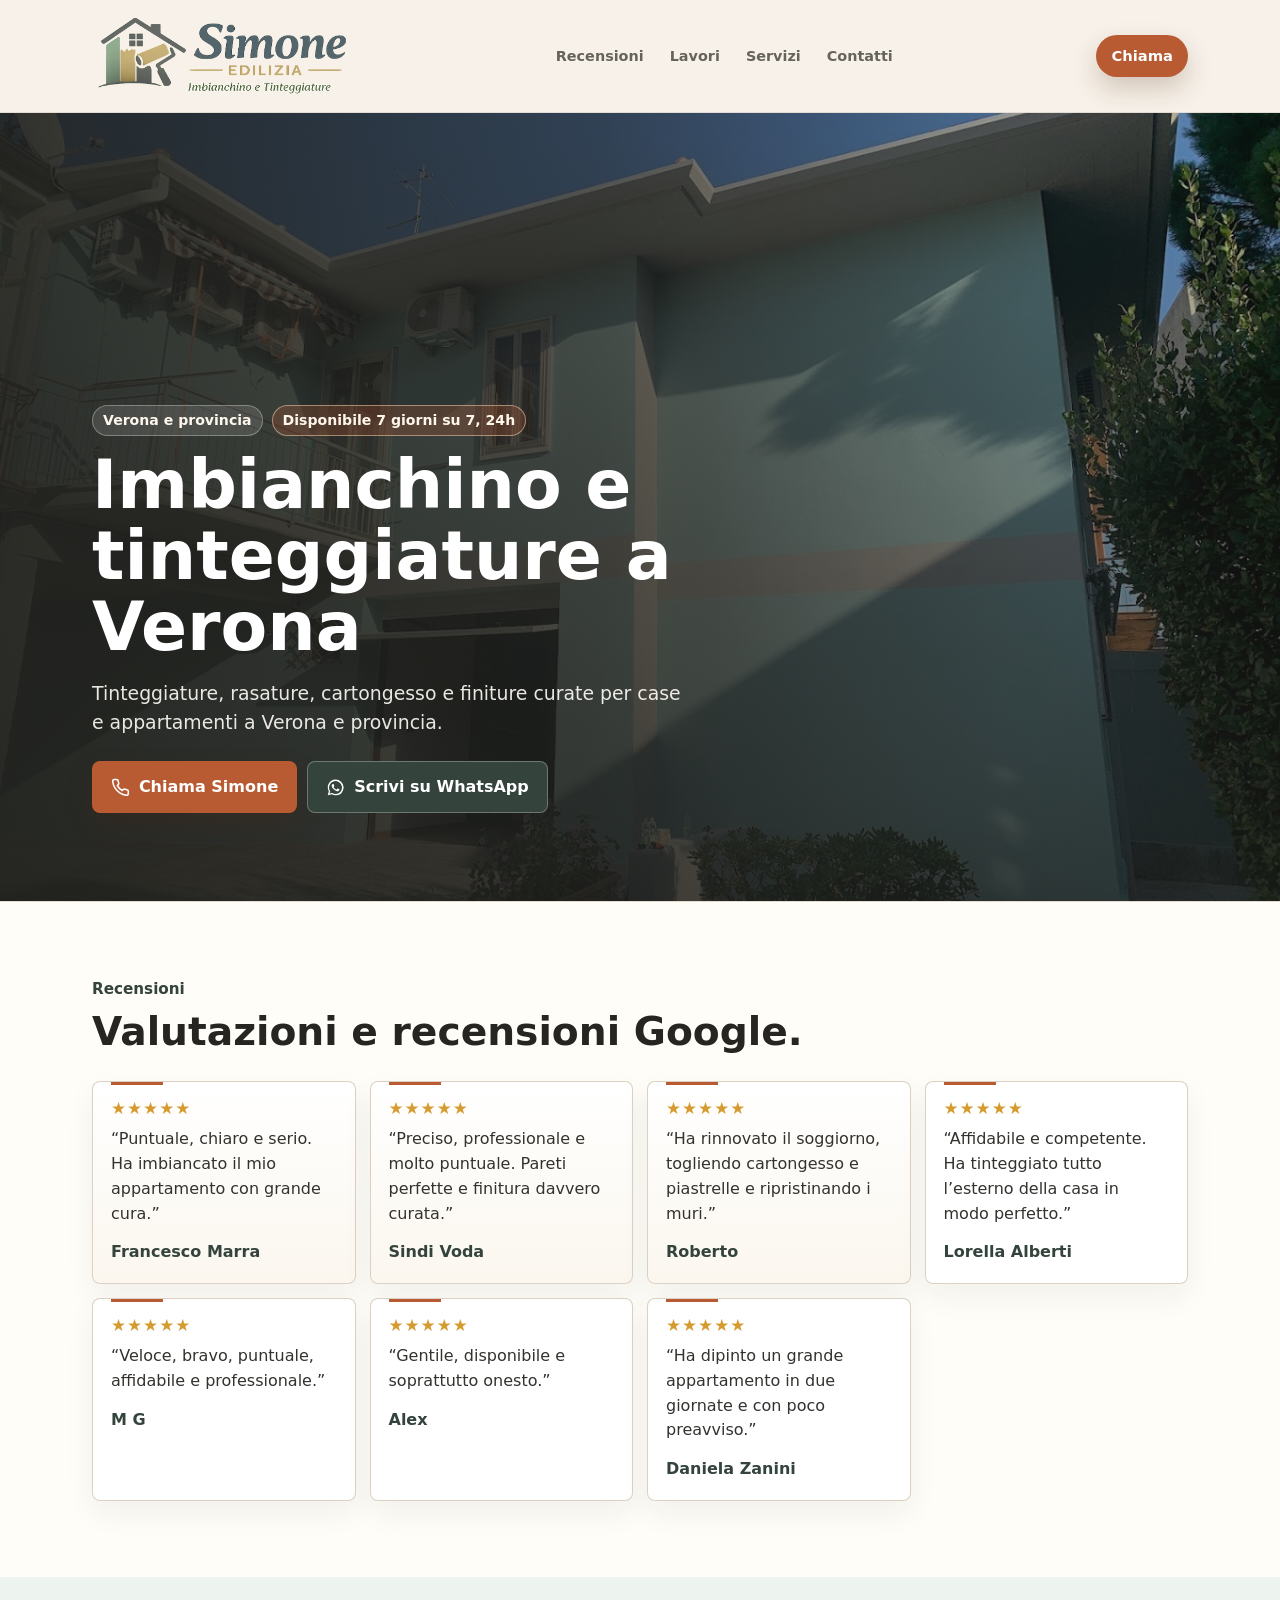
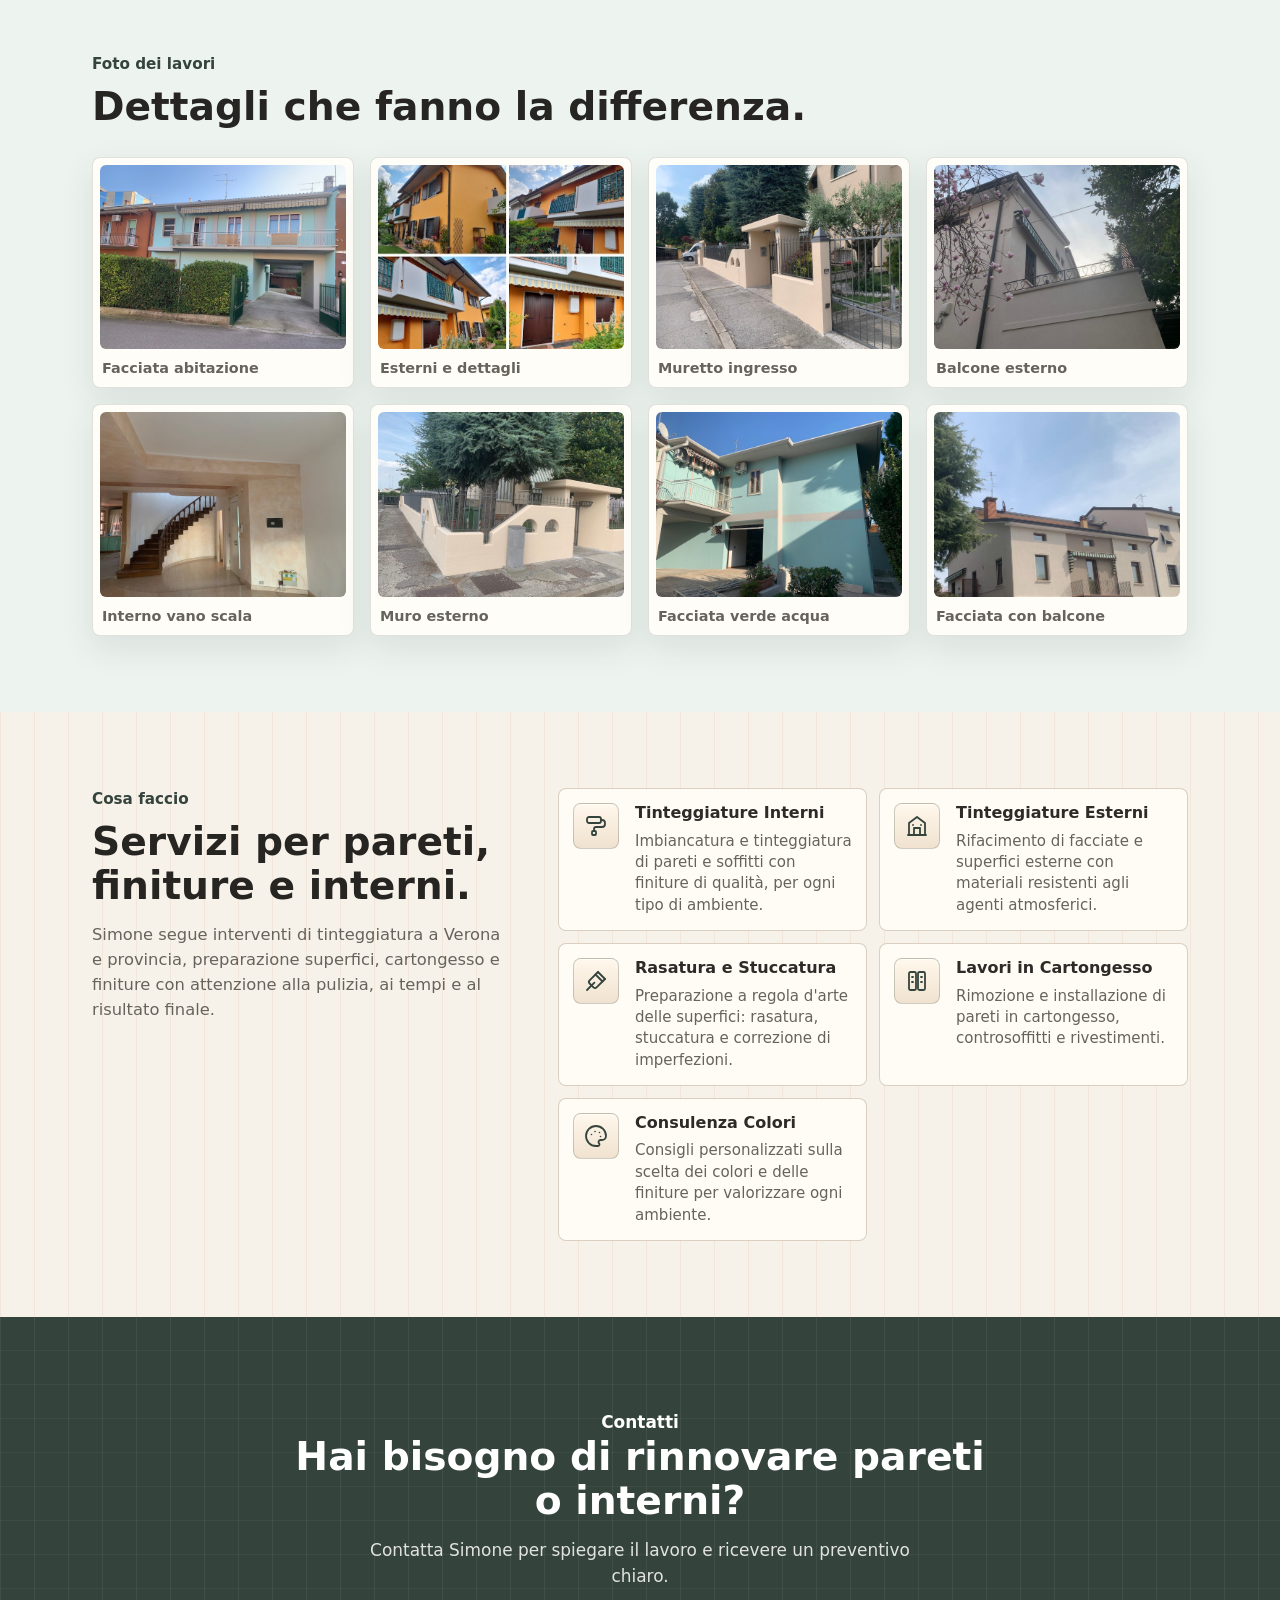
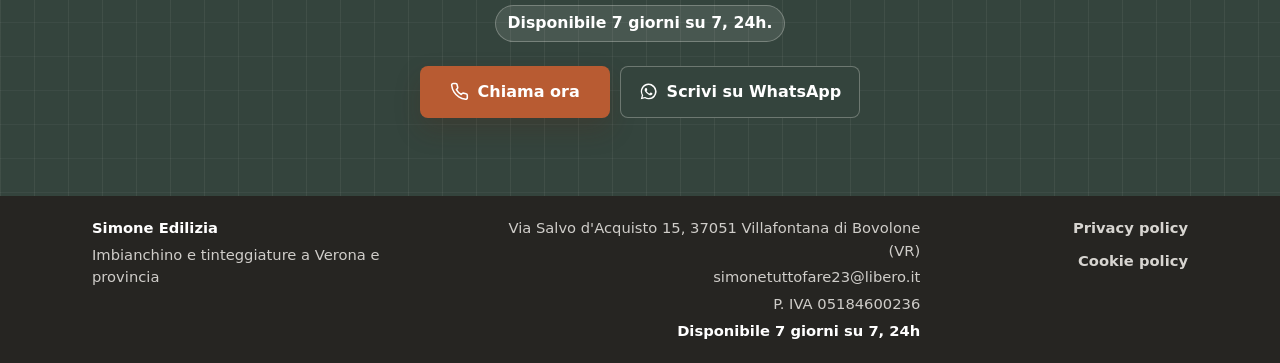
<file: index.html>
<!DOCTYPE html>
<html lang="it">
  <head>
    <meta charset="utf-8">
    <meta name="viewport" content="width=device-width, initial-scale=1">
    <title>Imbianchino a Verona e Provincia | Simone Edilizia</title>
    <meta
      name="description"
      content="Imbianchino a Villafontana di Bovolone, Verona e provincia. Tinteggiature interne ed esterne, rasatura, stuccatura e cartongesso."
    >
    <meta name="author" content="Simone Edilizia">
    <meta name="robots" content="index, follow, max-image-preview:large">
    <meta name="theme-color" content="#f6f1e8">
    <meta name="geo.region" content="IT-VR">
    <meta name="geo.placename" content="Villafontana di Bovolone, Verona">

    <meta property="og:title" content="Imbianchino a Verona e Provincia | Simone Edilizia">
    <meta
      property="og:description"
      content="Tinteggiature interne ed esterne, rasatura, stuccatura, cartongesso e consulenza colori a Verona e provincia."
    >
    <meta property="og:type" content="website">
    <meta property="og:locale" content="it_IT">
    <meta property="og:site_name" content="Simone Edilizia">
    <meta property="og:image" content="assets/img/lavoro-1.jpg">
    <meta property="og:image:width" content="1360">
    <meta property="og:image:height" content="1020">
    <meta property="og:image:alt" content="Facciata di abitazione tinteggiata da Simone Edilizia">

    <meta name="twitter:card" content="summary_large_image">
    <meta name="twitter:title" content="Imbianchino a Verona e Provincia | Simone Edilizia">
    <meta
      name="twitter:description"
      content="Tinteggiature interne ed esterne, rasatura, stuccatura e cartongesso a Verona e provincia."
    >
    <meta name="twitter:image" content="assets/img/lavoro-1.jpg">
    <meta name="twitter:image:alt" content="Facciata di abitazione tinteggiata da Simone Edilizia">

    <script type="application/ld+json">
      {
        "@context": "https://schema.org",
        "@type": "LocalBusiness",
        "@id": "#simone-edilizia",
        "name": "Simone Edilizia",
        "description": "Imbianchino a Villafontana di Bovolone, Verona e provincia per tinteggiature interne ed esterne, rasatura, stuccatura, cartongesso e consulenza colori.",
        "image": [
          "assets/img/lavoro-1.jpg",
          "assets/img/lavoro-7.jpg",
          "assets/img/lavoro-8.jpg"
        ],
        "logo": "assets/img/logo.png",
        "telephone": "+393895226612",
        "email": "simonetuttofare23@libero.it",
        "priceRange": "Preventivi su richiesta",
        "address": {
          "@type": "PostalAddress",
          "streetAddress": "Via Salvo d'Acquisto 15",
          "postalCode": "37051",
          "addressLocality": "Villafontana di Bovolone",
          "addressRegion": "VR",
          "addressCountry": "IT"
        },
        "areaServed": [
          {
            "@type": "AdministrativeArea",
            "name": "Verona e provincia"
          },
          {
            "@type": "City",
            "name": "Bovolone"
          }
        ],
        "openingHoursSpecification": [
          {
            "@type": "OpeningHoursSpecification",
            "dayOfWeek": [
              "Monday",
              "Tuesday",
              "Wednesday",
              "Thursday",
              "Friday",
              "Saturday",
              "Sunday"
            ],
            "opens": "00:00",
            "closes": "23:59"
          }
        ],
        "hasOfferCatalog": {
          "@type": "OfferCatalog",
          "name": "Servizi di imbiancatura e finitura",
          "itemListElement": [
            {
              "@type": "Offer",
              "itemOffered": {
                "@type": "Service",
                "name": "Tinteggiature interni"
              }
            },
            {
              "@type": "Offer",
              "itemOffered": {
                "@type": "Service",
                "name": "Tinteggiature esterni"
              }
            },
            {
              "@type": "Offer",
              "itemOffered": {
                "@type": "Service",
                "name": "Rasatura e stuccatura"
              }
            },
            {
              "@type": "Offer",
              "itemOffered": {
                "@type": "Service",
                "name": "Lavori in cartongesso"
              }
            },
            {
              "@type": "Offer",
              "itemOffered": {
                "@type": "Service",
                "name": "Consulenza colori"
              }
            }
          ]
        }
      }
    </script>

    <link rel="icon" href="assets/favicon/favicon.ico" sizes="any">
    <link rel="icon" type="image/png" sizes="32x32" href="assets/favicon/favicon-32x32.png">
    <link rel="icon" type="image/png" sizes="16x16" href="assets/favicon/favicon-16x16.png">
    <link rel="apple-touch-icon" sizes="180x180" href="assets/favicon/apple-touch-icon.png">
    <link rel="manifest" href="assets/favicon/site.webmanifest">
    <link rel="stylesheet" href="style.css">
  </head>
  <body>
    <header class="site-header">
      <div class="header-inner">
        <a class="brand" href="#inizio" aria-label="Simone Edilizia, torna all'inizio">
          <img
            class="brand-logo"
            src="assets/img/logo-header.png"
            alt=""
            width="895"
            height="306"
            aria-hidden="true"
          >
        </a>

        <div class="header-menu" id="primary-menu">
          <nav class="site-nav" aria-label="Navigazione principale">
            <a href="#recensioni">Recensioni</a>
            <a href="#lavori">Lavori</a>
            <a href="#servizi">Servizi</a>
            <a href="#contatti">Contatti</a>
          </nav>
        </div>

        <a
          class="header-call"
          href="tel:+393895226612"
          aria-label="Chiama Simone Edilizia"
        >
          Chiama
        </a>

        <button
          class="nav-toggle"
          type="button"
          aria-controls="primary-menu"
          aria-expanded="false"
          aria-label="Apri menu"
        >
          <span aria-hidden="true"></span>
          <span aria-hidden="true"></span>
          <span aria-hidden="true"></span>
        </button>
      </div>
    </header>

    <main>
      <section class="hero" id="inizio" aria-labelledby="hero-title">
        <img
          class="hero-image is-active"
          src="assets/img/lavoro-7.jpg"
          alt=""
          width="1360"
          height="1020"
          fetchpriority="high"
          aria-hidden="true"
        >
        <img
          class="hero-image"
          src="assets/img/lavoro-1.jpg"
          alt=""
          width="1360"
          height="1020"
          loading="lazy"
          aria-hidden="true"
        >
        <img
          class="hero-image"
          src="assets/img/lavoro-4.jpg"
          alt=""
          width="1360"
          height="1020"
          loading="lazy"
          aria-hidden="true"
        >
        <img
          class="hero-image"
          src="assets/img/lavoro-6.jpg"
          alt=""
          width="1360"
          height="1020"
          loading="lazy"
          aria-hidden="true"
        >
        <div class="hero-overlay" aria-hidden="true"></div>

        <div class="container hero-content">
          <p class="hero-kicker">
            <span class="area-badge">Verona e provincia</span>
            <span class="availability-badge">Disponibile 7 giorni su 7, 24h</span>
          </p>
          <h1 id="hero-title">
            <span>Imbianchino e</span>
            <span>tinteggiature a Verona</span>
          </h1>
          <p class="hero-text">
            Tinteggiature, rasature, cartongesso e finiture curate per case e appartamenti a Verona e provincia.
          </p>

          <div class="cta-row">
            <a class="button button-primary" href="tel:+393895226612">
              <svg
                class="button-icon button-icon-stroke"
                viewBox="0 0 24 24"
                fill="none"
                stroke="currentColor"
                stroke-width="2"
                stroke-linecap="round"
                stroke-linejoin="round"
                aria-hidden="true"
                focusable="false"
              >
                <path d="M22 16.92v3a2 2 0 0 1-2.18 2 19.79 19.79 0 0 1-8.63-3.07 19.5 19.5 0 0 1-6-6A19.79 19.79 0 0 1 2.12 4.18 2 2 0 0 1 4.11 2h3a2 2 0 0 1 2 1.72c.12.91.33 1.79.63 2.64a2 2 0 0 1-.45 2.11L8.09 9.67a16 16 0 0 0 6.24 6.24l1.2-1.2a2 2 0 0 1 2.11-.45c.85.3 1.73.51 2.64.63A2 2 0 0 1 22 16.92z"></path>
              </svg>
              <span>Chiama&nbsp;Simone</span>
            </a>
            <a
              class="button button-whatsapp"
              href="https://wa.me/393895226612?text=Ciao%20Simone%2C%20vorrei%20un%20preventivo%20per%20un%20intervento%20su%20pareti%2C%20cartongesso%20o%20finiture."
              target="_blank"
              rel="noopener"
            >
              <svg
                class="button-icon button-icon-fill"
                viewBox="0 0 24 24"
                aria-hidden="true"
                focusable="false"
              >
                <path d="M19.11 4.89A9.8 9.8 0 0 0 12.14 2a9.9 9.9 0 0 0-8.57 14.84L2.25 22l5.29-1.39A9.88 9.88 0 0 0 12.13 22h.01a9.88 9.88 0 0 0 6.97-17.11Zm-6.97 15.44h-.01a8.17 8.17 0 0 1-4.16-1.14l-.3-.18-3.14.82.84-3.06-.2-.31a8.17 8.17 0 1 1 6.97 3.87Zm4.48-6.12c-.25-.12-1.45-.71-1.67-.79-.22-.08-.38-.12-.54.12-.16.25-.62.79-.76.95-.14.16-.28.18-.52.06-.25-.12-1.04-.38-1.98-1.22-.73-.65-1.22-1.45-1.36-1.69-.14-.25-.02-.38.11-.5.11-.11.25-.28.37-.42.12-.14.16-.25.25-.41.08-.16.04-.31-.02-.43-.06-.12-.54-1.3-.74-1.78-.19-.47-.39-.4-.54-.41h-.46c-.16 0-.43.06-.65.31-.22.25-.85.83-.85 2.02s.87 2.34.99 2.5c.12.16 1.71 2.61 4.14 3.66.58.25 1.03.4 1.38.51.58.18 1.1.16 1.52.1.46-.07 1.45-.59 1.65-1.16.2-.57.2-1.06.14-1.16-.06-.1-.22-.16-.46-.28Z"></path>
              </svg>
              <span>Scrivi su WhatsApp</span>
            </a>
          </div>
        </div>
      </section>

      <section class="section reviews-section" id="recensioni" aria-labelledby="reviews-title">
        <div class="container">
          <div class="section-heading">
            <p class="section-label">Recensioni</p>
            <h2 id="reviews-title">Valutazioni e recensioni Google.</h2>
          </div>

          <div class="reviews-track" aria-label="Recensioni clienti">
            <article class="review-card review-card-featured">
              <div class="review-stars" aria-label="5 stelle su 5">★★★★★</div>
              <p>“Puntuale, chiaro e serio. Ha imbiancato il mio appartamento con grande cura.”</p>
              <footer>Francesco Marra</footer>
            </article>
            <article class="review-card review-card-featured">
              <div class="review-stars" aria-label="5 stelle su 5">★★★★★</div>
              <p>“Preciso, professionale e molto puntuale. Pareti perfette e finitura davvero curata.”</p>
              <footer>Sindi Voda</footer>
            </article>
            <article class="review-card review-card-featured">
              <div class="review-stars" aria-label="5 stelle su 5">★★★★★</div>
              <p>“Ha rinnovato il soggiorno, togliendo cartongesso e piastrelle e ripristinando i muri.”</p>
              <footer>Roberto</footer>
            </article>
            <article class="review-card">
              <div class="review-stars" aria-label="5 stelle su 5">★★★★★</div>
              <p>“Affidabile e competente. Ha tinteggiato tutto l’esterno della casa in modo perfetto.”</p>
              <footer>Lorella Alberti</footer>
            </article>
            <article class="review-card">
              <div class="review-stars" aria-label="5 stelle su 5">★★★★★</div>
              <p>“Veloce, bravo, puntuale, affidabile e professionale.”</p>
              <footer>M G</footer>
            </article>
            <article class="review-card">
              <div class="review-stars" aria-label="5 stelle su 5">★★★★★</div>
              <p>“Gentile, disponibile e soprattutto onesto.”</p>
              <footer>Alex</footer>
            </article>
            <article class="review-card">
              <div class="review-stars" aria-label="5 stelle su 5">★★★★★</div>
              <p>“Ha dipinto un grande appartamento in due giornate e con poco preavviso.”</p>
              <footer>Daniela Zanini</footer>
            </article>
          </div>
        </div>
      </section>

      <section class="section work-section" id="lavori" aria-labelledby="work-title">
        <div class="container">
          <div class="section-heading">
            <p class="section-label">Foto dei lavori</p>
            <h2 id="work-title">Dettagli che fanno la differenza.</h2>
          </div>

          <div class="work-grid">
            <figure class="work-card work-card-large">
              <a href="assets/img/lavoro-1.jpg" data-lightbox data-caption="Tinteggiatura esterna di abitazione a Verona">
                <img
                  src="assets/img/lavoro-1.jpg"
                  alt="Facciata di abitazione tinteggiata con finitura chiara"
                  width="1360"
                  height="1020"
                  loading="lazy"
                >
              </a>
              <figcaption>Facciata abitazione</figcaption>
            </figure>

            <figure class="work-card work-card-tall">
              <a href="assets/img/lavoro-2.jpg" data-lightbox data-caption="Collage di tinteggiature esterne e dettagli di cantiere">
                <img
                  src="assets/img/lavoro-2.jpg"
                  alt="Collage di lavori di tinteggiatura esterna e dettagli delle pareti"
                  width="637"
                  height="1020"
                  loading="lazy"
                >
              </a>
              <figcaption>Esterni e dettagli</figcaption>
            </figure>

            <figure class="work-card">
              <a href="assets/img/lavoro-3.jpg" data-lightbox data-caption="Ripristino e tinteggiatura di muretto esterno">
                <img
                  src="assets/img/lavoro-3.jpg"
                  alt="Muretto esterno ripristinato e tinteggiato"
                  width="1360"
                  height="1020"
                  loading="lazy"
                >
              </a>
              <figcaption>Muretto ingresso</figcaption>
            </figure>

            <figure class="work-card">
              <a href="assets/img/lavoro-4.jpg" data-lightbox data-caption="Intervento su balcone e facciata esterna">
                <img
                  src="assets/img/lavoro-4.jpg"
                  alt="Balcone e parete esterna tinteggiati"
                  width="1360"
                  height="1020"
                  loading="lazy"
                >
              </a>
              <figcaption>Balcone esterno</figcaption>
            </figure>

            <figure class="work-card">
              <a href="assets/img/lavoro-5.jpg" data-lightbox data-caption="Tinteggiatura interna di vano scala">
                <img
                  src="assets/img/lavoro-5.jpg"
                  alt="Vano scala interno tinteggiato con pareti pulite"
                  width="1360"
                  height="1020"
                  loading="lazy"
                >
              </a>
              <figcaption>Interno vano scala</figcaption>
            </figure>

            <figure class="work-card">
              <a href="assets/img/lavoro-6.jpg" data-lightbox data-caption="Tinteggiatura di muro esterno e recinzione">
                <img
                  src="assets/img/lavoro-6.jpg"
                  alt="Muro esterno e recinzione tinteggiati"
                  width="1360"
                  height="1020"
                  loading="lazy"
                >
              </a>
              <figcaption>Muro esterno</figcaption>
            </figure>

            <figure class="work-card work-card-wide">
              <a href="assets/img/lavoro-7.jpg" data-lightbox data-caption="Facciata esterna rifinita con colore verde acqua">
                <img
                  src="assets/img/lavoro-7.jpg"
                  alt="Facciata esterna tinteggiata color verde acqua"
                  width="1360"
                  height="1020"
                  loading="lazy"
                >
              </a>
              <figcaption>Facciata verde acqua</figcaption>
            </figure>

            <figure class="work-card">
              <a href="assets/img/lavoro-8.jpg" data-lightbox data-caption="Tinteggiatura esterna di abitazione con balcone">
                <img
                  src="assets/img/lavoro-8.jpg"
                  alt="Facciata esterna chiara di abitazione con balcone e tenda parasole"
                  width="1125"
                  height="882"
                  loading="lazy"
                >
              </a>
              <figcaption>Facciata con balcone</figcaption>
            </figure>
          </div>
        </div>
      </section>

      <section class="section services-section" id="servizi" aria-labelledby="services-title">
        <div class="container services-layout">
          <div class="section-heading services-copy">
            <p class="section-label">Cosa faccio</p>
            <h2 id="services-title">Servizi per pareti, finiture e interni.</h2>
            <p>
              Simone segue interventi di tinteggiatura a Verona e provincia, preparazione superfici, cartongesso e
              finiture con attenzione alla pulizia, ai tempi e al risultato finale.
            </p>
          </div>

          <div class="service-grid">
            <article class="service-card">
              <svg
                class="service-icon"
                viewBox="0 0 24 24"
                fill="none"
                stroke="currentColor"
                stroke-width="1.8"
                stroke-linecap="round"
                stroke-linejoin="round"
                aria-hidden="true"
                focusable="false"
              >
                <rect x="3" y="3" width="14" height="6" rx="2"></rect>
                <path d="M17 6h1a3 3 0 0 1 3 3v1a3 3 0 0 1-3 3h-6a2 2 0 0 0-2 2v2"></path>
                <rect x="8" y="17" width="4" height="4" rx="1"></rect>
              </svg>
              <div>
                <h3>Tinteggiature Interni</h3>
                <p>Imbiancatura e tinteggiatura di pareti e soffitti con finiture di qualità, per ogni tipo di ambiente.</p>
              </div>
            </article>
            <article class="service-card">
              <svg
                class="service-icon"
                viewBox="0 0 24 24"
                fill="none"
                stroke="currentColor"
                stroke-width="1.8"
                stroke-linecap="round"
                stroke-linejoin="round"
                aria-hidden="true"
                focusable="false"
              >
                <path d="M4 21V9l8-6 8 6v12"></path>
                <path d="M9 21v-7h6v7"></path>
                <path d="M8 11h.01"></path>
                <path d="M16 11h.01"></path>
                <path d="M3 21h18"></path>
              </svg>
              <div>
                <h3>Tinteggiature Esterni</h3>
                <p>Rifacimento di facciate e superfici esterne con materiali resistenti agli agenti atmosferici.</p>
              </div>
            </article>
            <article class="service-card">
              <svg
                class="service-icon"
                viewBox="0 0 24 24"
                fill="none"
                stroke="currentColor"
                stroke-width="1.8"
                stroke-linecap="round"
                stroke-linejoin="round"
                aria-hidden="true"
                focusable="false"
              >
                <path d="m3 21 7.4-7.4"></path>
                <path d="M14 3 5.6 11.4a2.2 2.2 0 0 0 0 3.1l3.9 3.9a2.2 2.2 0 0 0 3.1 0L21 10"></path>
                <path d="m14 3 7 7"></path>
                <path d="m11.5 5.5 7 7"></path>
              </svg>
              <div>
                <h3>Rasatura e Stuccatura</h3>
                <p>Preparazione a regola d'arte delle superfici: rasatura, stuccatura e correzione di imperfezioni.</p>
              </div>
            </article>
            <article class="service-card">
              <svg
                class="service-icon"
                viewBox="0 0 24 24"
                fill="none"
                stroke="currentColor"
                stroke-width="1.8"
                stroke-linecap="round"
                stroke-linejoin="round"
                aria-hidden="true"
                focusable="false"
              >
                <rect x="4" y="3" width="7" height="18" rx="1.5"></rect>
                <rect x="13" y="3" width="7" height="18" rx="1.5"></rect>
                <path d="M7 8h1"></path>
                <path d="M16 8h1"></path>
                <path d="M7 13h1"></path>
                <path d="M16 13h1"></path>
              </svg>
              <div>
                <h3>Lavori in Cartongesso</h3>
                <p>Rimozione e installazione di pareti in cartongesso, controsoffitti e rivestimenti.</p>
              </div>
            </article>
            <article class="service-card">
              <svg
                class="service-icon"
                viewBox="0 0 24 24"
                fill="none"
                stroke="currentColor"
                stroke-width="1.8"
                stroke-linecap="round"
                stroke-linejoin="round"
                aria-hidden="true"
                focusable="false"
              >
                <path d="M12 22a10 10 0 1 1 10-10 4 4 0 0 1-4 4h-1.5a2 2 0 0 0-1.6 3.2l.3.4A1.5 1.5 0 0 1 14 22h-2Z"></path>
                <circle cx="7.5" cy="10.5" r=".8" fill="currentColor" stroke="none"></circle>
                <circle cx="11" cy="7.5" r=".8" fill="currentColor" stroke="none"></circle>
                <circle cx="15.5" cy="8.5" r=".8" fill="currentColor" stroke="none"></circle>
                <circle cx="16.5" cy="12.5" r=".8" fill="currentColor" stroke="none"></circle>
              </svg>
              <div>
                <h3>Consulenza Colori</h3>
                <p>Consigli personalizzati sulla scelta dei colori e delle finiture per valorizzare ogni ambiente.</p>
              </div>
            </article>
          </div>
        </div>
      </section>

      <section class="contact-section" id="contatti" aria-labelledby="contact-title">
        <div class="container contact-inner">
          <p class="section-label">Contatti</p>
          <h2 id="contact-title">Hai bisogno di rinnovare pareti o interni?</h2>
          <p>Contatta Simone per spiegare il lavoro e ricevere un preventivo chiaro.</p>
          <p class="availability-note">Disponibile 7 giorni su 7, 24h.</p>

          <div class="cta-row contact-actions">
            <a class="button button-primary" href="tel:+393895226612">
              <svg
                class="button-icon button-icon-stroke"
                viewBox="0 0 24 24"
                fill="none"
                stroke="currentColor"
                stroke-width="2"
                stroke-linecap="round"
                stroke-linejoin="round"
                aria-hidden="true"
                focusable="false"
              >
                <path d="M22 16.92v3a2 2 0 0 1-2.18 2 19.79 19.79 0 0 1-8.63-3.07 19.5 19.5 0 0 1-6-6A19.79 19.79 0 0 1 2.12 4.18 2 2 0 0 1 4.11 2h3a2 2 0 0 1 2 1.72c.12.91.33 1.79.63 2.64a2 2 0 0 1-.45 2.11L8.09 9.67a16 16 0 0 0 6.24 6.24l1.2-1.2a2 2 0 0 1 2.11-.45c.85.3 1.73.51 2.64.63A2 2 0 0 1 22 16.92z"></path>
              </svg>
              <span>Chiama&nbsp;ora</span>
            </a>
            <a
              class="button button-whatsapp"
              href="https://wa.me/393895226612?text=Ciao%20Simone%2C%20vorrei%20un%20preventivo%20per%20un%20intervento%20su%20pareti%2C%20cartongesso%20o%20finiture."
              target="_blank"
              rel="noopener"
            >
              <svg
                class="button-icon button-icon-fill"
                viewBox="0 0 24 24"
                aria-hidden="true"
                focusable="false"
              >
                <path d="M19.11 4.89A9.8 9.8 0 0 0 12.14 2a9.9 9.9 0 0 0-8.57 14.84L2.25 22l5.29-1.39A9.88 9.88 0 0 0 12.13 22h.01a9.88 9.88 0 0 0 6.97-17.11Zm-6.97 15.44h-.01a8.17 8.17 0 0 1-4.16-1.14l-.3-.18-3.14.82.84-3.06-.2-.31a8.17 8.17 0 1 1 6.97 3.87Zm4.48-6.12c-.25-.12-1.45-.71-1.67-.79-.22-.08-.38-.12-.54.12-.16.25-.62.79-.76.95-.14.16-.28.18-.52.06-.25-.12-1.04-.38-1.98-1.22-.73-.65-1.22-1.45-1.36-1.69-.14-.25-.02-.38.11-.5.11-.11.25-.28.37-.42.12-.14.16-.25.25-.41.08-.16.04-.31-.02-.43-.06-.12-.54-1.3-.74-1.78-.19-.47-.39-.4-.54-.41h-.46c-.16 0-.43.06-.65.31-.22.25-.85.83-.85 2.02s.87 2.34.99 2.5c.12.16 1.71 2.61 4.14 3.66.58.25 1.03.4 1.38.51.58.18 1.1.16 1.52.1.46-.07 1.45-.59 1.65-1.16.2-.57.2-1.06.14-1.16-.06-.1-.22-.16-.46-.28Z"></path>
              </svg>
              <span>Scrivi su WhatsApp</span>
            </a>
          </div>
        </div>
      </section>
    </main>

    <footer class="site-footer">
      <div class="container footer-inner">
        <div class="footer-company">
          <span>Simone Edilizia</span>
          <span>Imbianchino e tinteggiature a Verona e provincia</span>
        </div>
        <address class="footer-contact">
          <span>Via Salvo d'Acquisto 15, 37051 Villafontana di Bovolone (VR)</span>
          <a href="mailto:simonetuttofare23@libero.it">simonetuttofare23@libero.it</a>
          <span>P. IVA 05184600236</span>
          <span>Disponibile 7 giorni su 7, 24h</span>
        </address>
        <nav class="footer-legal" aria-label="Informazioni legali">
          <a href="privacy-policy.html">Privacy policy</a>
          <a href="cookie-policy.html">Cookie policy</a>
        </nav>
      </div>
    </footer>

    <div class="lightbox" id="lightbox" hidden>
      <button class="lightbox-close" type="button" aria-label="Chiudi galleria">×</button>
      <button class="lightbox-nav lightbox-prev" type="button" aria-label="Foto precedente">‹</button>
      <figure class="lightbox-frame">
        <img src="assets/img/lavoro-1.jpg" alt="">
        <figcaption></figcaption>
      </figure>
      <button class="lightbox-nav lightbox-next" type="button" aria-label="Foto successiva">›</button>
    </div>

    <script src="script.js"></script>
  </body>
</html>
</file>
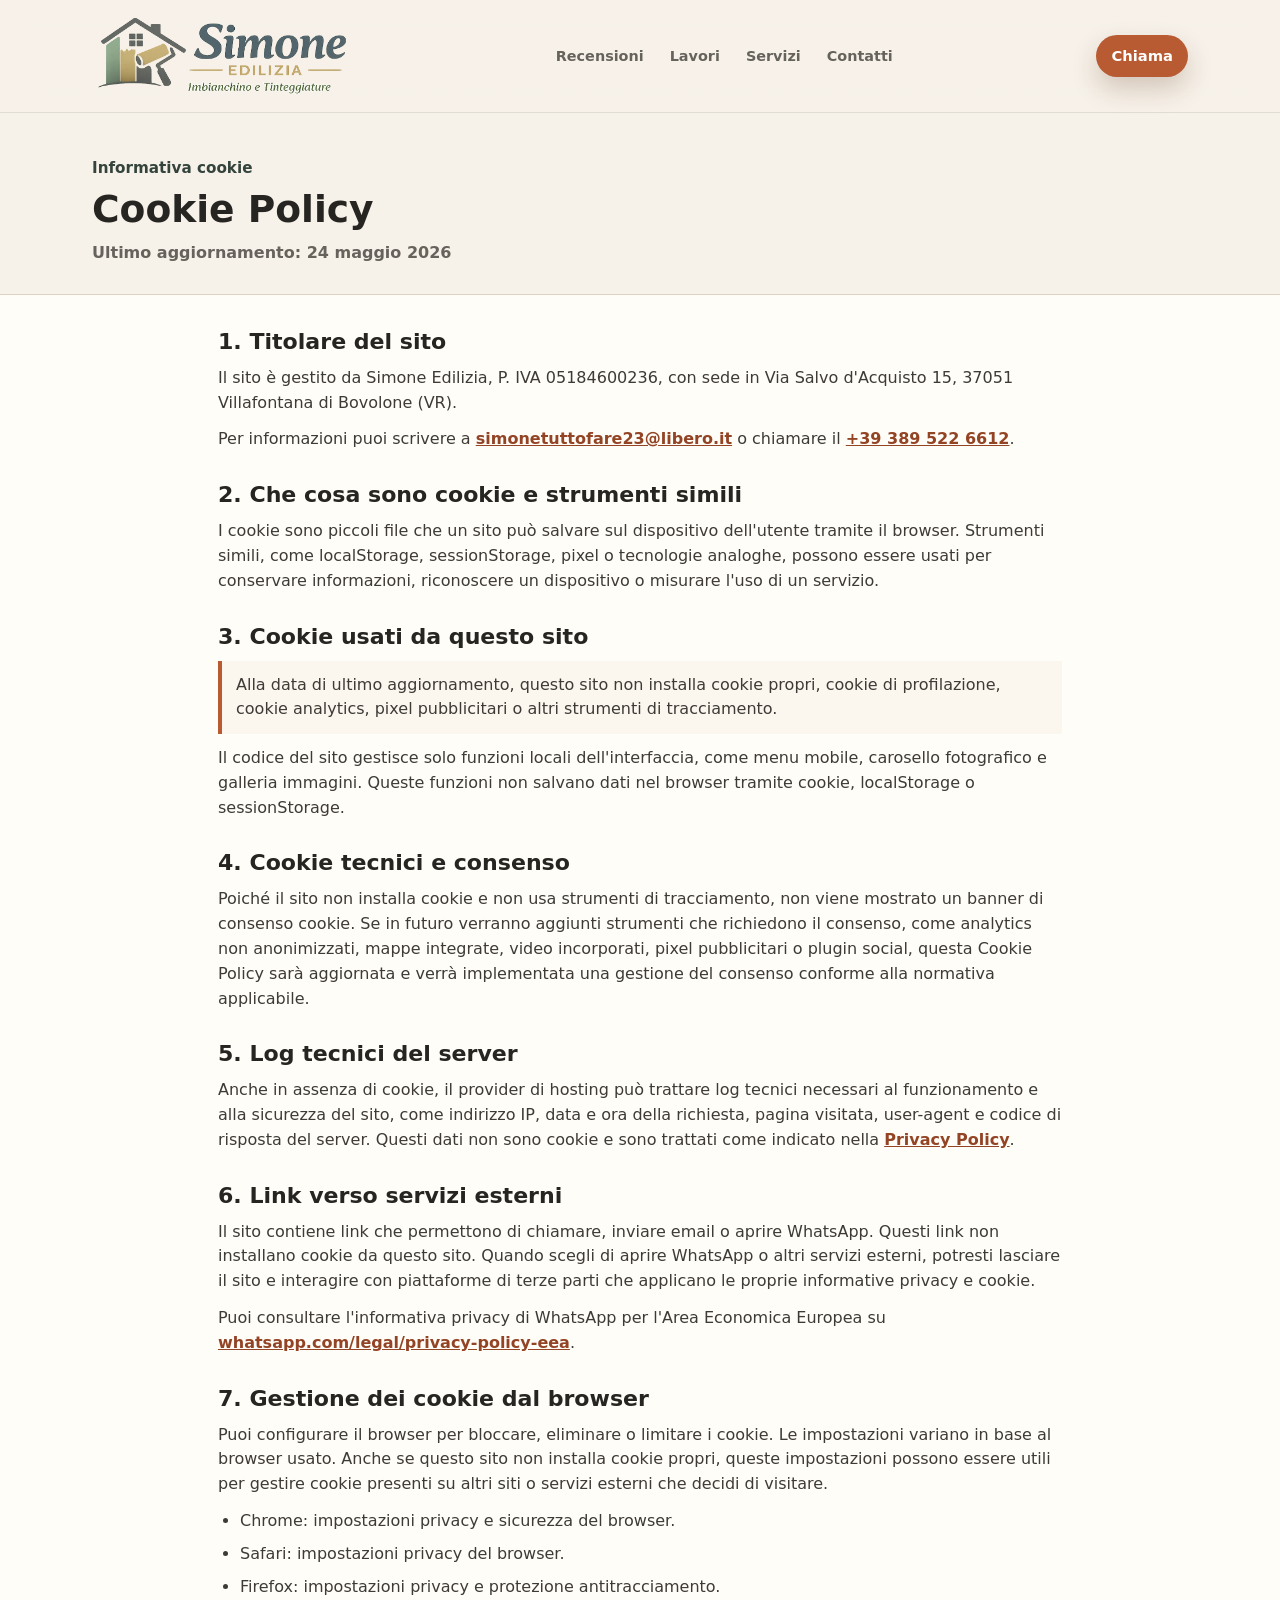
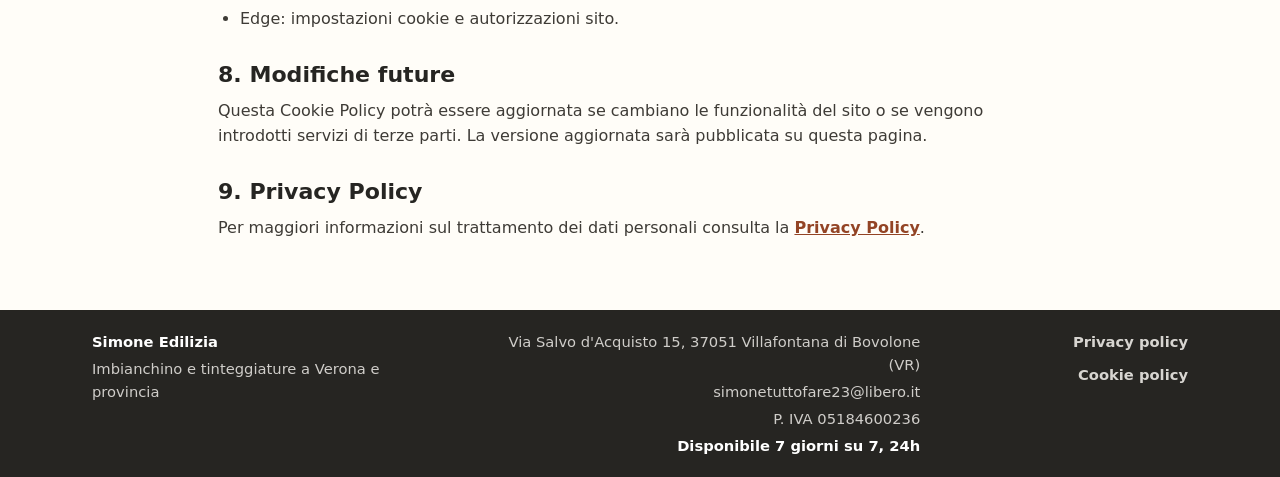
<file: cookie-policy.html>
<!DOCTYPE html>
<html lang="it">
  <head>
    <meta charset="utf-8">
    <meta name="viewport" content="width=device-width, initial-scale=1">
    <title>Cookie Policy - Simone Edilizia</title>
    <meta
      name="description"
      content="Cookie policy di Simone Edilizia: informazioni su cookie, strumenti di tracciamento e servizi esterni presenti sul sito."
    >
    <meta name="theme-color" content="#f6f1e8">
    <meta name="robots" content="noindex, follow">

    <link rel="icon" href="assets/favicon/favicon.ico" sizes="any">
    <link rel="icon" type="image/png" sizes="32x32" href="assets/favicon/favicon-32x32.png">
    <link rel="icon" type="image/png" sizes="16x16" href="assets/favicon/favicon-16x16.png">
    <link rel="apple-touch-icon" sizes="180x180" href="assets/favicon/apple-touch-icon.png">
    <link rel="manifest" href="assets/favicon/site.webmanifest">
    <link rel="stylesheet" href="style.css">
  </head>
  <body>
    <header class="site-header">
      <div class="header-inner">
        <a class="brand" href="index.html#inizio" aria-label="Simone Edilizia, torna alla home">
          <img
            class="brand-logo"
            src="assets/img/logo-header.png"
            alt=""
            width="895"
            height="306"
            aria-hidden="true"
          >
        </a>

        <div class="header-menu" id="primary-menu">
          <nav class="site-nav" aria-label="Navigazione principale">
            <a href="index.html#recensioni">Recensioni</a>
            <a href="index.html#lavori">Lavori</a>
            <a href="index.html#servizi">Servizi</a>
            <a href="index.html#contatti">Contatti</a>
          </nav>
        </div>

        <a
          class="header-call"
          href="tel:+393895226612"
          aria-label="Chiama Simone Edilizia"
        >
          Chiama
        </a>

        <button
          class="nav-toggle"
          type="button"
          aria-controls="primary-menu"
          aria-expanded="false"
          aria-label="Apri menu"
        >
          <span aria-hidden="true"></span>
          <span aria-hidden="true"></span>
          <span aria-hidden="true"></span>
        </button>
      </div>
    </header>

    <main class="legal-main">
      <section class="legal-hero" aria-labelledby="cookie-title">
        <div class="container">
          <p class="section-label">Informativa cookie</p>
          <h1 id="cookie-title">Cookie Policy</h1>
          <p class="legal-updated">Ultimo aggiornamento: 24 maggio 2026</p>
        </div>
      </section>

      <div class="container legal-content">
        <section>
          <h2>1. Titolare del sito</h2>
          <p>
            Il sito è gestito da Simone Edilizia, P. IVA 05184600236, con sede in
            Via Salvo d'Acquisto 15, 37051 Villafontana di Bovolone (VR).
          </p>
          <p>
            Per informazioni puoi scrivere a
            <a href="mailto:simonetuttofare23@libero.it">simonetuttofare23@libero.it</a>
            o chiamare il <a href="tel:+393895226612">+39 389 522 6612</a>.
          </p>
        </section>

        <section>
          <h2>2. Che cosa sono cookie e strumenti simili</h2>
          <p>
            I cookie sono piccoli file che un sito può salvare sul dispositivo dell'utente tramite il
            browser. Strumenti simili, come localStorage, sessionStorage, pixel o tecnologie analoghe,
            possono essere usati per conservare informazioni, riconoscere un dispositivo o misurare
            l'uso di un servizio.
          </p>
        </section>

        <section>
          <h2>3. Cookie usati da questo sito</h2>
          <p class="legal-note">
            Alla data di ultimo aggiornamento, questo sito non installa cookie propri, cookie di
            profilazione, cookie analytics, pixel pubblicitari o altri strumenti di tracciamento.
          </p>
          <p>
            Il codice del sito gestisce solo funzioni locali dell'interfaccia, come menu mobile,
            carosello fotografico e galleria immagini. Queste funzioni non salvano dati nel browser
            tramite cookie, localStorage o sessionStorage.
          </p>
        </section>

        <section>
          <h2>4. Cookie tecnici e consenso</h2>
          <p>
            Poiché il sito non installa cookie e non usa strumenti di tracciamento, non viene mostrato
            un banner di consenso cookie. Se in futuro verranno aggiunti strumenti che richiedono il
            consenso, come analytics non anonimizzati, mappe integrate, video incorporati, pixel
            pubblicitari o plugin social, questa Cookie Policy sarà aggiornata e verrà implementata
            una gestione del consenso conforme alla normativa applicabile.
          </p>
        </section>

        <section>
          <h2>5. Log tecnici del server</h2>
          <p>
            Anche in assenza di cookie, il provider di hosting può trattare log tecnici necessari al
            funzionamento e alla sicurezza del sito, come indirizzo IP, data e ora della richiesta,
            pagina visitata, user-agent e codice di risposta del server. Questi dati non sono cookie e
            sono trattati come indicato nella <a href="privacy-policy.html">Privacy Policy</a>.
          </p>
        </section>

        <section>
          <h2>6. Link verso servizi esterni</h2>
          <p>
            Il sito contiene link che permettono di chiamare, inviare email o aprire WhatsApp. Questi
            link non installano cookie da questo sito. Quando scegli di aprire WhatsApp o altri servizi
            esterni, potresti lasciare il sito e interagire con piattaforme di terze parti che
            applicano le proprie informative privacy e cookie.
          </p>
          <p>
            Puoi consultare l'informativa privacy di WhatsApp per l'Area Economica Europea su
            <a href="https://www.whatsapp.com/legal/privacy-policy-eea" target="_blank" rel="noopener">whatsapp.com/legal/privacy-policy-eea</a>.
          </p>
        </section>

        <section>
          <h2>7. Gestione dei cookie dal browser</h2>
          <p>
            Puoi configurare il browser per bloccare, eliminare o limitare i cookie. Le impostazioni
            variano in base al browser usato. Anche se questo sito non installa cookie propri, queste
            impostazioni possono essere utili per gestire cookie presenti su altri siti o servizi
            esterni che decidi di visitare.
          </p>
          <ul>
            <li>Chrome: impostazioni privacy e sicurezza del browser.</li>
            <li>Safari: impostazioni privacy del browser.</li>
            <li>Firefox: impostazioni privacy e protezione antitracciamento.</li>
            <li>Edge: impostazioni cookie e autorizzazioni sito.</li>
          </ul>
        </section>

        <section>
          <h2>8. Modifiche future</h2>
          <p>
            Questa Cookie Policy potrà essere aggiornata se cambiano le funzionalità del sito o se
            vengono introdotti servizi di terze parti. La versione aggiornata sarà pubblicata su questa
            pagina.
          </p>
        </section>

        <section>
          <h2>9. Privacy Policy</h2>
          <p>
            Per maggiori informazioni sul trattamento dei dati personali consulta la
            <a href="privacy-policy.html">Privacy Policy</a>.
          </p>
        </section>
      </div>
    </main>

    <footer class="site-footer">
      <div class="container footer-inner">
        <div class="footer-company">
          <span>Simone Edilizia</span>
          <span>Imbianchino e tinteggiature a Verona e provincia</span>
        </div>
        <address class="footer-contact">
          <span>Via Salvo d'Acquisto 15, 37051 Villafontana di Bovolone (VR)</span>
          <a href="mailto:simonetuttofare23@libero.it">simonetuttofare23@libero.it</a>
          <span>P. IVA 05184600236</span>
          <span>Disponibile 7 giorni su 7, 24h</span>
        </address>
        <nav class="footer-legal" aria-label="Informazioni legali">
          <a href="privacy-policy.html">Privacy policy</a>
          <a href="cookie-policy.html">Cookie policy</a>
        </nav>
      </div>
    </footer>

    <script src="script.js"></script>
  </body>
</html>
</file>
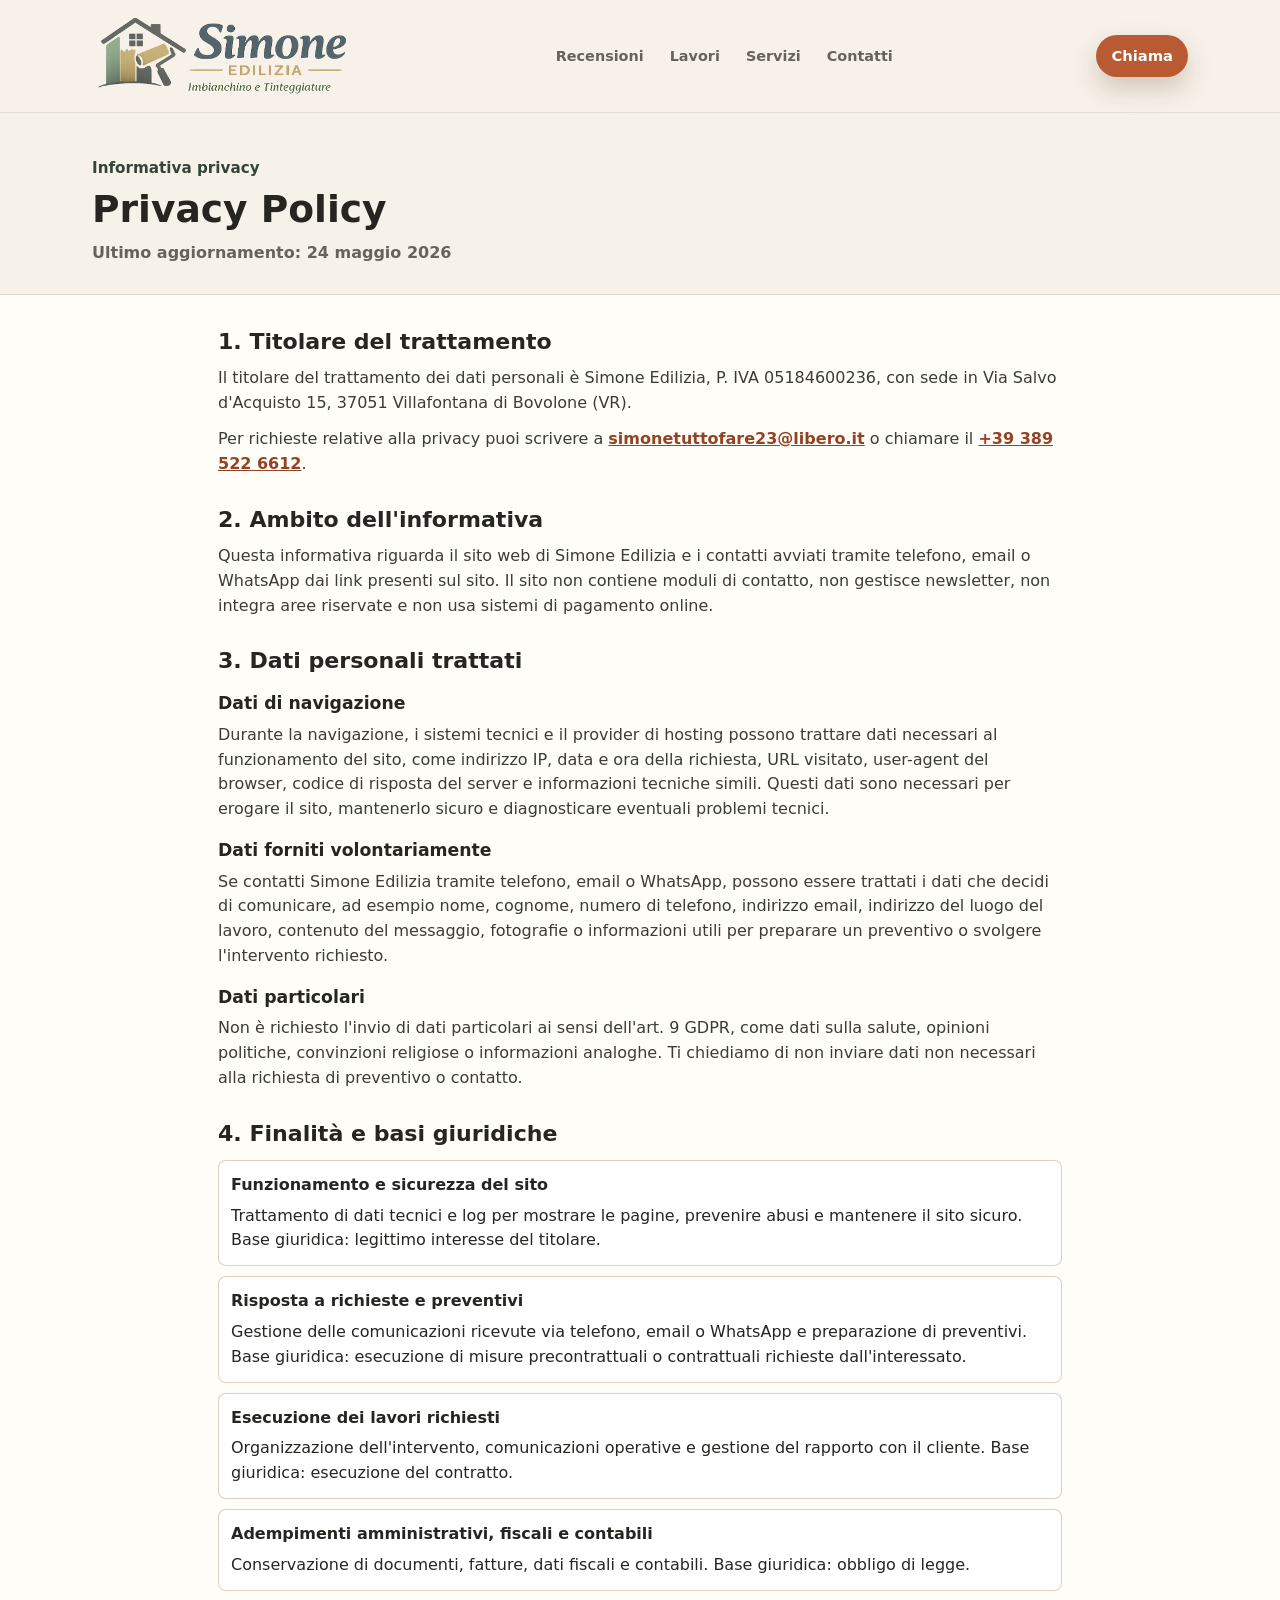
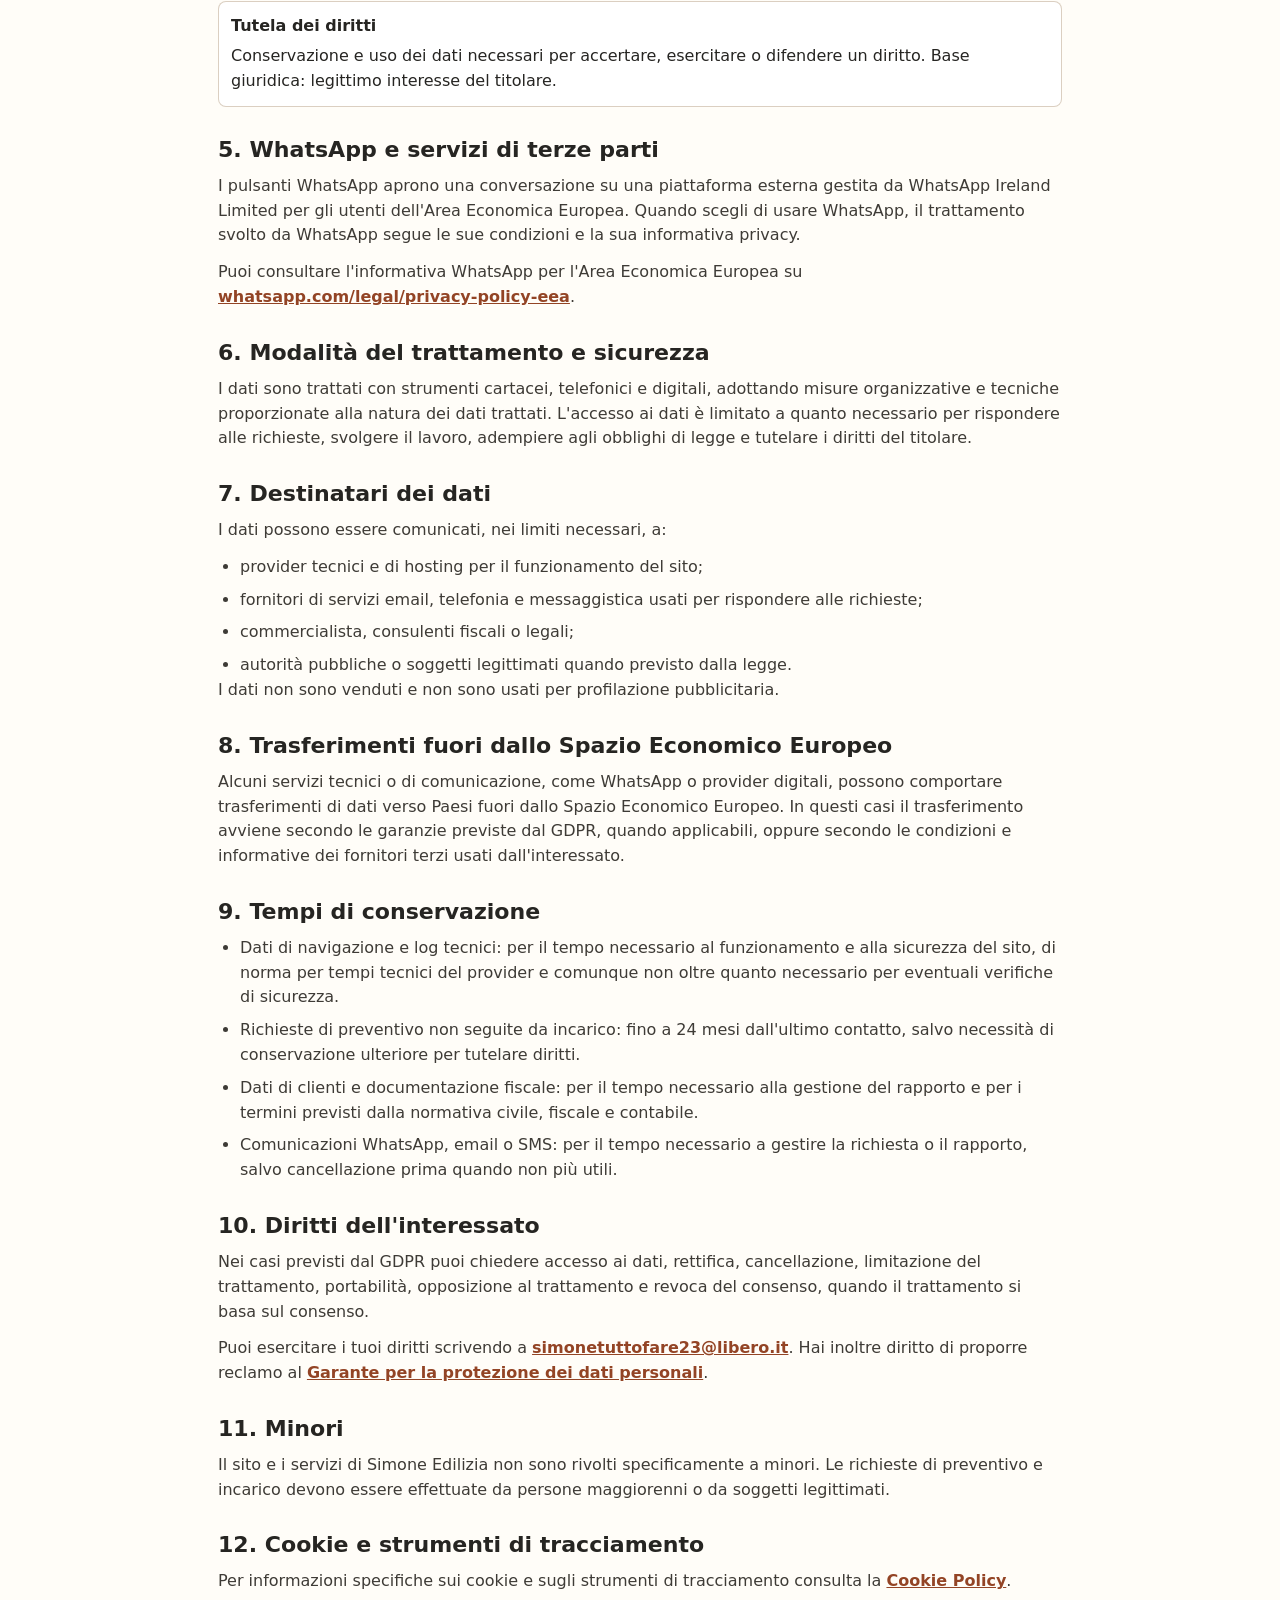
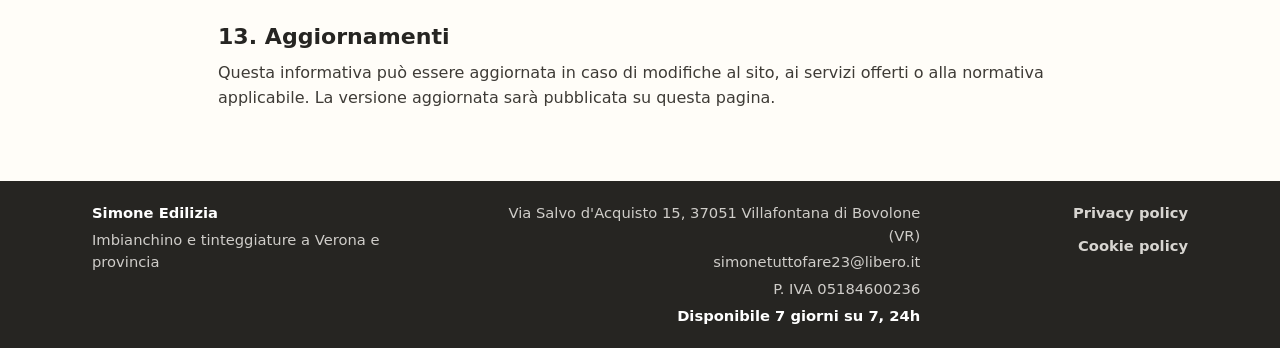
<file: privacy-policy.html>
<!DOCTYPE html>
<html lang="it">
  <head>
    <meta charset="utf-8">
    <meta name="viewport" content="width=device-width, initial-scale=1">
    <title>Privacy Policy - Simone Edilizia</title>
    <meta
      name="description"
      content="Privacy policy di Simone Edilizia: informazioni sul trattamento dei dati personali raccolti tramite sito, telefono, email e WhatsApp."
    >
    <meta name="theme-color" content="#f6f1e8">
    <meta name="robots" content="noindex, follow">

    <link rel="icon" href="assets/favicon/favicon.ico" sizes="any">
    <link rel="icon" type="image/png" sizes="32x32" href="assets/favicon/favicon-32x32.png">
    <link rel="icon" type="image/png" sizes="16x16" href="assets/favicon/favicon-16x16.png">
    <link rel="apple-touch-icon" sizes="180x180" href="assets/favicon/apple-touch-icon.png">
    <link rel="manifest" href="assets/favicon/site.webmanifest">
    <link rel="stylesheet" href="style.css">
  </head>
  <body>
    <header class="site-header">
      <div class="header-inner">
        <a class="brand" href="index.html#inizio" aria-label="Simone Edilizia, torna alla home">
          <img
            class="brand-logo"
            src="assets/img/logo-header.png"
            alt=""
            width="895"
            height="306"
            aria-hidden="true"
          >
        </a>

        <div class="header-menu" id="primary-menu">
          <nav class="site-nav" aria-label="Navigazione principale">
            <a href="index.html#recensioni">Recensioni</a>
            <a href="index.html#lavori">Lavori</a>
            <a href="index.html#servizi">Servizi</a>
            <a href="index.html#contatti">Contatti</a>
          </nav>
        </div>

        <a
          class="header-call"
          href="tel:+393895226612"
          aria-label="Chiama Simone Edilizia"
        >
          Chiama
        </a>

        <button
          class="nav-toggle"
          type="button"
          aria-controls="primary-menu"
          aria-expanded="false"
          aria-label="Apri menu"
        >
          <span aria-hidden="true"></span>
          <span aria-hidden="true"></span>
          <span aria-hidden="true"></span>
        </button>
      </div>
    </header>

    <main class="legal-main">
      <section class="legal-hero" aria-labelledby="privacy-title">
        <div class="container">
          <p class="section-label">Informativa privacy</p>
          <h1 id="privacy-title">Privacy Policy</h1>
          <p class="legal-updated">Ultimo aggiornamento: 24 maggio 2026</p>
        </div>
      </section>

      <div class="container legal-content">
        <section>
          <h2>1. Titolare del trattamento</h2>
          <p>
            Il titolare del trattamento dei dati personali è Simone Edilizia, P. IVA 05184600236,
            con sede in Via Salvo d'Acquisto 15, 37051 Villafontana di Bovolone (VR).
          </p>
          <p>
            Per richieste relative alla privacy puoi scrivere a
            <a href="mailto:simonetuttofare23@libero.it">simonetuttofare23@libero.it</a>
            o chiamare il <a href="tel:+393895226612">+39 389 522 6612</a>.
          </p>
        </section>

        <section>
          <h2>2. Ambito dell'informativa</h2>
          <p>
            Questa informativa riguarda il sito web di Simone Edilizia e i contatti avviati tramite
            telefono, email o WhatsApp dai link presenti sul sito. Il sito non contiene moduli di
            contatto, non gestisce newsletter, non integra aree riservate e non usa sistemi di
            pagamento online.
          </p>
        </section>

        <section>
          <h2>3. Dati personali trattati</h2>
          <h3>Dati di navigazione</h3>
          <p>
            Durante la navigazione, i sistemi tecnici e il provider di hosting possono trattare dati
            necessari al funzionamento del sito, come indirizzo IP, data e ora della richiesta, URL
            visitato, user-agent del browser, codice di risposta del server e informazioni tecniche
            simili. Questi dati sono necessari per erogare il sito, mantenerlo sicuro e diagnosticare
            eventuali problemi tecnici.
          </p>

          <h3>Dati forniti volontariamente</h3>
          <p>
            Se contatti Simone Edilizia tramite telefono, email o WhatsApp, possono essere trattati i
            dati che decidi di comunicare, ad esempio nome, cognome, numero di telefono, indirizzo
            email, indirizzo del luogo del lavoro, contenuto del messaggio, fotografie o informazioni
            utili per preparare un preventivo o svolgere l'intervento richiesto.
          </p>

          <h3>Dati particolari</h3>
          <p>
            Non è richiesto l'invio di dati particolari ai sensi dell'art. 9 GDPR, come dati sulla
            salute, opinioni politiche, convinzioni religiose o informazioni analoghe. Ti chiediamo di
            non inviare dati non necessari alla richiesta di preventivo o contatto.
          </p>
        </section>

        <section>
          <h2>4. Finalità e basi giuridiche</h2>
          <div class="legal-table">
            <div class="legal-table-row">
              <strong>Funzionamento e sicurezza del sito</strong>
              <span>
                Trattamento di dati tecnici e log per mostrare le pagine, prevenire abusi e mantenere
                il sito sicuro. Base giuridica: legittimo interesse del titolare.
              </span>
            </div>
            <div class="legal-table-row">
              <strong>Risposta a richieste e preventivi</strong>
              <span>
                Gestione delle comunicazioni ricevute via telefono, email o WhatsApp e preparazione
                di preventivi. Base giuridica: esecuzione di misure precontrattuali o contrattuali
                richieste dall'interessato.
              </span>
            </div>
            <div class="legal-table-row">
              <strong>Esecuzione dei lavori richiesti</strong>
              <span>
                Organizzazione dell'intervento, comunicazioni operative e gestione del rapporto con
                il cliente. Base giuridica: esecuzione del contratto.
              </span>
            </div>
            <div class="legal-table-row">
              <strong>Adempimenti amministrativi, fiscali e contabili</strong>
              <span>
                Conservazione di documenti, fatture, dati fiscali e contabili. Base giuridica:
                obbligo di legge.
              </span>
            </div>
            <div class="legal-table-row">
              <strong>Tutela dei diritti</strong>
              <span>
                Conservazione e uso dei dati necessari per accertare, esercitare o difendere un
                diritto. Base giuridica: legittimo interesse del titolare.
              </span>
            </div>
          </div>
        </section>

        <section>
          <h2>5. WhatsApp e servizi di terze parti</h2>
          <p>
            I pulsanti WhatsApp aprono una conversazione su una piattaforma esterna gestita da
            WhatsApp Ireland Limited per gli utenti dell'Area Economica Europea. Quando scegli di
            usare WhatsApp, il trattamento svolto da WhatsApp segue le sue condizioni e la sua
            informativa privacy.
          </p>
          <p>
            Puoi consultare l'informativa WhatsApp per l'Area Economica Europea su
            <a href="https://www.whatsapp.com/legal/privacy-policy-eea" target="_blank" rel="noopener">whatsapp.com/legal/privacy-policy-eea</a>.
          </p>
        </section>

        <section>
          <h2>6. Modalità del trattamento e sicurezza</h2>
          <p>
            I dati sono trattati con strumenti cartacei, telefonici e digitali, adottando misure
            organizzative e tecniche proporzionate alla natura dei dati trattati. L'accesso ai dati è
            limitato a quanto necessario per rispondere alle richieste, svolgere il lavoro, adempiere
            agli obblighi di legge e tutelare i diritti del titolare.
          </p>
        </section>

        <section>
          <h2>7. Destinatari dei dati</h2>
          <p>I dati possono essere comunicati, nei limiti necessari, a:</p>
          <ul>
            <li>provider tecnici e di hosting per il funzionamento del sito;</li>
            <li>fornitori di servizi email, telefonia e messaggistica usati per rispondere alle richieste;</li>
            <li>commercialista, consulenti fiscali o legali;</li>
            <li>autorità pubbliche o soggetti legittimati quando previsto dalla legge.</li>
          </ul>
          <p>
            I dati non sono venduti e non sono usati per profilazione pubblicitaria.
          </p>
        </section>

        <section>
          <h2>8. Trasferimenti fuori dallo Spazio Economico Europeo</h2>
          <p>
            Alcuni servizi tecnici o di comunicazione, come WhatsApp o provider digitali, possono
            comportare trasferimenti di dati verso Paesi fuori dallo Spazio Economico Europeo. In
            questi casi il trasferimento avviene secondo le garanzie previste dal GDPR, quando
            applicabili, oppure secondo le condizioni e informative dei fornitori terzi usati
            dall'interessato.
          </p>
        </section>

        <section>
          <h2>9. Tempi di conservazione</h2>
          <ul>
            <li>
              Dati di navigazione e log tecnici: per il tempo necessario al funzionamento e alla
              sicurezza del sito, di norma per tempi tecnici del provider e comunque non oltre quanto
              necessario per eventuali verifiche di sicurezza.
            </li>
            <li>
              Richieste di preventivo non seguite da incarico: fino a 24 mesi dall'ultimo contatto,
              salvo necessità di conservazione ulteriore per tutelare diritti.
            </li>
            <li>
              Dati di clienti e documentazione fiscale: per il tempo necessario alla gestione del
              rapporto e per i termini previsti dalla normativa civile, fiscale e contabile.
            </li>
            <li>
              Comunicazioni WhatsApp, email o SMS: per il tempo necessario a gestire la richiesta o
              il rapporto, salvo cancellazione prima quando non più utili.
            </li>
          </ul>
        </section>

        <section>
          <h2>10. Diritti dell'interessato</h2>
          <p>
            Nei casi previsti dal GDPR puoi chiedere accesso ai dati, rettifica, cancellazione,
            limitazione del trattamento, portabilità, opposizione al trattamento e revoca del
            consenso, quando il trattamento si basa sul consenso.
          </p>
          <p>
            Puoi esercitare i tuoi diritti scrivendo a
            <a href="mailto:simonetuttofare23@libero.it">simonetuttofare23@libero.it</a>.
            Hai inoltre diritto di proporre reclamo al
            <a href="https://www.garanteprivacy.it/" target="_blank" rel="noopener">Garante per la protezione dei dati personali</a>.
          </p>
        </section>

        <section>
          <h2>11. Minori</h2>
          <p>
            Il sito e i servizi di Simone Edilizia non sono rivolti specificamente a minori. Le
            richieste di preventivo e incarico devono essere effettuate da persone maggiorenni o da
            soggetti legittimati.
          </p>
        </section>

        <section>
          <h2>12. Cookie e strumenti di tracciamento</h2>
          <p>
            Per informazioni specifiche sui cookie e sugli strumenti di tracciamento consulta la
            <a href="cookie-policy.html">Cookie Policy</a>.
          </p>
        </section>

        <section>
          <h2>13. Aggiornamenti</h2>
          <p>
            Questa informativa può essere aggiornata in caso di modifiche al sito, ai servizi offerti
            o alla normativa applicabile. La versione aggiornata sarà pubblicata su questa pagina.
          </p>
        </section>
      </div>
    </main>

    <footer class="site-footer">
      <div class="container footer-inner">
        <div class="footer-company">
          <span>Simone Edilizia</span>
          <span>Imbianchino e tinteggiature a Verona e provincia</span>
        </div>
        <address class="footer-contact">
          <span>Via Salvo d'Acquisto 15, 37051 Villafontana di Bovolone (VR)</span>
          <a href="mailto:simonetuttofare23@libero.it">simonetuttofare23@libero.it</a>
          <span>P. IVA 05184600236</span>
          <span>Disponibile 7 giorni su 7, 24h</span>
        </address>
        <nav class="footer-legal" aria-label="Informazioni legali">
          <a href="privacy-policy.html">Privacy policy</a>
          <a href="cookie-policy.html">Cookie policy</a>
        </nav>
      </div>
    </footer>

    <script src="script.js"></script>
  </body>
</html>
</file>
<file: style.css>
:root {
  --paper: #f7f2e9;
  --paper-strong: #fffdf8;
  --plaster: #e7dccb;
  --line: #d8cabb;
  --ink: #262522;
  --muted: #66635d;
  --sage: #728478;
  --sage-dark: #34443d;
  --sage-soft: #edf3ef;
  --cta: #b85b32;
  --cta-dark: #934425;
  --white: #ffffff;
  --shadow: 0 18px 45px rgba(38, 37, 34, 0.12);
  --radius: 8px;
}

* {
  box-sizing: border-box;
}

html {
  scroll-behavior: smooth;
}

body {
  margin: 0;
  color: var(--ink);
  background-color: var(--paper);
  background-image:
    linear-gradient(90deg, rgba(38, 37, 34, 0.025) 1px, transparent 1px),
    linear-gradient(0deg, rgba(38, 37, 34, 0.018) 1px, transparent 1px);
  background-size: 42px 42px;
  font-family: ui-sans-serif, system-ui, -apple-system, BlinkMacSystemFont, "Segoe UI", sans-serif;
  font-size: 16px;
  line-height: 1.55;
  text-rendering: optimizeLegibility;
}

body.lightbox-open {
  overflow: hidden;
}

img {
  display: block;
  max-width: 100%;
}

a {
  color: inherit;
}

:focus-visible {
  outline: 3px solid rgba(184, 91, 50, 0.72);
  outline-offset: 4px;
}

.container {
  width: 100%;
  max-width: 1152px;
  margin: 0 auto;
  padding: 0 16px;
}

.site-header {
  position: sticky;
  top: 0;
  z-index: 50;
  border-bottom: 1px solid rgba(38, 37, 34, 0.1);
  background: rgba(247, 242, 233, 0.93);
  backdrop-filter: blur(16px);
}

.header-inner {
  position: relative;
  display: grid;
  grid-template-columns: minmax(0, 1fr) auto 44px;
  gap: 0 8px;
  align-items: center;
  width: 100%;
  max-width: 1152px;
  min-height: 90px;
  margin: 0 auto;
  padding: 6px 12px;
}

.brand {
  grid-column: 1;
  grid-row: 1;
  display: inline-flex;
  align-items: center;
  min-width: 0;
  color: var(--ink);
  font-weight: 800;
  text-decoration: none;
}

.brand-logo {
  flex: 0 0 auto;
  width: clamp(140px, 42vw, 180px);
  height: auto;
  object-fit: contain;
}

.nav-toggle {
  grid-column: 3;
  grid-row: 1;
  display: inline-flex;
  flex-direction: column;
  align-items: center;
  justify-content: center;
  gap: 5px;
  width: 44px;
  height: 44px;
  border: 1px solid rgba(52, 68, 61, 0.22);
  border-radius: var(--radius);
  background: rgba(255, 253, 248, 0.78);
  color: var(--ink);
  cursor: pointer;
}

.nav-toggle span {
  width: 20px;
  height: 2px;
  border-radius: 999px;
  background: currentColor;
  transition: transform 180ms ease, opacity 180ms ease;
}

.nav-toggle[aria-expanded="true"] span:nth-child(1) {
  transform: translateY(7px) rotate(45deg);
}

.nav-toggle[aria-expanded="true"] span:nth-child(2) {
  opacity: 0;
}

.nav-toggle[aria-expanded="true"] span:nth-child(3) {
  transform: translateY(-7px) rotate(-45deg);
}

.header-menu {
  grid-column: 1 / -1;
  grid-row: 2;
  max-height: 0;
  overflow: hidden;
  border-top: 1px solid transparent;
  opacity: 0;
  visibility: hidden;
  transition: max-height 200ms ease, opacity 160ms ease, padding 200ms ease, border-color 200ms ease;
}

.header-inner.is-menu-open .header-menu {
  max-height: 340px;
  padding: 8px 0 4px;
  border-top-color: rgba(38, 37, 34, 0.1);
  opacity: 1;
  visibility: visible;
}

.site-nav {
  display: grid;
  gap: 2px;
}

.site-nav::-webkit-scrollbar {
  display: none;
}

.site-nav a {
  display: flex;
  align-items: center;
  min-height: 44px;
  border-radius: var(--radius);
  padding: 10px 12px;
  color: var(--muted);
  font-weight: 700;
  text-decoration: none;
}

.site-nav a:hover {
  color: var(--ink);
  background: rgba(114, 132, 120, 0.13);
}

.header-call {
  grid-column: 2;
  grid-row: 1;
  display: inline-flex;
  align-items: center;
  justify-content: center;
  width: auto;
  min-height: 40px;
  margin-top: 0;
  border: 1px solid transparent;
  border-radius: 999px;
  padding: 0 12px;
  background: var(--cta);
  color: var(--white);
  font-size: 0.9rem;
  font-weight: 800;
  text-decoration: none;
  white-space: nowrap;
  box-shadow: 0 12px 26px rgba(84, 36, 16, 0.22);
}

.header-call:hover {
  background: var(--cta-dark);
}

.hero {
  position: relative;
  isolation: isolate;
  display: flex;
  align-items: center;
  min-height: calc(100svh - 90px);
  overflow: hidden;
  background: #2f332f;
}

.hero-image,
.hero-overlay {
  position: absolute;
  inset: 0;
}

.hero-image {
  z-index: -3;
  width: 100%;
  height: 100%;
  object-fit: cover;
  object-position: 58% center;
  opacity: 0;
  transition: opacity 900ms ease;
}

.hero-image.is-active {
  opacity: 1;
}

.hero-overlay {
  z-index: -2;
  background:
    linear-gradient(180deg, rgba(33, 33, 30, 0.3) 0%, rgba(33, 33, 30, 0.76) 63%, rgba(33, 33, 30, 0.88) 100%),
    linear-gradient(90deg, rgba(33, 33, 30, 0.88) 0%, rgba(33, 33, 30, 0.58) 54%, rgba(33, 33, 30, 0.18) 100%);
}

.hero-content {
  padding-top: 64px;
  padding-bottom: 40px;
  color: var(--white);
}

.hero-kicker {
  display: flex;
  flex-wrap: wrap;
  gap: 9px;
  align-items: center;
  margin: 0 0 14px;
  color: rgba(255, 253, 248, 0.9);
  font-weight: 800;
}

.area-badge,
.availability-badge {
  display: inline-flex;
  align-items: center;
  min-height: 30px;
  border: 1px solid rgba(255, 253, 248, 0.3);
  border-radius: 999px;
  padding: 4px 10px;
  background: rgba(255, 253, 248, 0.12);
  color: #fff7ec;
  font-size: 0.88rem;
  font-weight: 800;
}

.availability-badge {
  border-color: rgba(231, 196, 169, 0.58);
  background: rgba(184, 91, 50, 0.26);
}

.hero h1 {
  max-width: 760px;
  margin: 0;
  font-size: 2.38rem;
  line-height: 1.04;
  letter-spacing: 0;
}

.hero h1 span {
  display: block;
}

.hero-text {
  max-width: 570px;
  margin: 16px 0 0;
  color: rgba(255, 253, 248, 0.9);
  font-size: 1.08rem;
}

.cta-row {
  display: flex;
  flex-direction: column;
  gap: 10px;
  margin-top: 24px;
}

.button {
  display: inline-flex;
  align-items: center;
  justify-content: center;
  gap: 9px;
  min-height: 52px;
  border: 1px solid transparent;
  border-radius: var(--radius);
  padding: 13px 18px;
  font-weight: 850;
  line-height: 1.15;
  text-align: center;
  text-decoration: none;
  transition: transform 160ms ease, background-color 160ms ease, border-color 160ms ease;
}

.button-icon {
  flex: 0 0 auto;
  width: 1.18em;
  height: 1.18em;
}

.button-icon-fill {
  fill: currentColor;
}

.button:hover {
  transform: translateY(-1px);
}

.button-primary {
  background: var(--cta);
  color: var(--white);
  box-shadow: 0 12px 26px rgba(84, 36, 16, 0.22);
}

.button-primary:hover {
  background: var(--cta-dark);
}

.button-whatsapp {
  border-color: rgba(255, 253, 248, 0.28);
  background: var(--sage-dark);
  color: var(--white);
}

.button-whatsapp:hover {
  background: #25372f;
}

.section {
  padding: 58px 0;
}

.section-heading {
  max-width: 720px;
  margin-bottom: 22px;
}

.section-label {
  margin: 0 0 8px;
  color: var(--sage-dark);
  font-size: 0.95rem;
  font-weight: 850;
  letter-spacing: 0;
}

.section h2,
.contact-section h2 {
  margin: 0;
  color: var(--ink);
  font-size: 2rem;
  line-height: 1.12;
  letter-spacing: 0;
}

.reviews-section {
  border-top: 1px solid rgba(216, 202, 187, 0.7);
  background: var(--paper-strong);
}

.reviews-track {
  display: grid;
  grid-auto-flow: column;
  grid-auto-columns: minmax(258px, 82%);
  gap: 12px;
  overflow-x: auto;
  overscroll-behavior-x: contain;
  padding: 2px 2px 12px;
  scroll-snap-type: x mandatory;
  scrollbar-width: none;
}

.reviews-track::-webkit-scrollbar {
  display: none;
}

.review-card {
  position: relative;
  min-height: 100%;
  border: 1px solid rgba(216, 202, 187, 0.86);
  border-radius: var(--radius);
  padding: 18px;
  background: var(--white);
  box-shadow: 0 12px 30px rgba(38, 37, 34, 0.06);
  scroll-snap-align: start;
}

.review-card::before {
  position: absolute;
  top: 0;
  left: 18px;
  width: 52px;
  height: 3px;
  background: var(--cta);
  content: "";
}

.review-stars {
  margin-bottom: 10px;
  color: #d59b2f;
  font-size: 1.05rem;
  font-weight: 850;
  letter-spacing: 1px;
  line-height: 1;
}

.review-card p {
  margin: 0;
  color: #34322e;
}

.review-card footer {
  margin-top: 14px;
  color: var(--sage-dark);
  font-weight: 850;
}

.review-card-featured {
  background: linear-gradient(180deg, var(--white), #fbf7ef);
}

.work-section {
  background: var(--sage-soft);
}

.work-grid {
  display: grid;
  grid-template-columns: repeat(2, minmax(0, 1fr));
  gap: 12px;
}

.work-card {
  min-width: 0;
  margin: 0;
  border: 1px solid rgba(52, 68, 61, 0.15);
  border-radius: var(--radius);
  padding: 7px;
  background: var(--paper-strong);
  box-shadow: 0 12px 32px rgba(52, 68, 61, 0.1);
}

.work-card a {
  display: block;
  aspect-ratio: 4 / 3;
  overflow: hidden;
  border-radius: 6px;
  background: #d8d8d2;
}

.work-card img {
  width: 100%;
  height: 100%;
  object-fit: cover;
  transition: transform 220ms ease;
}

.work-card a:hover img {
  transform: scale(1.025);
}

.work-card-tall a {
  aspect-ratio: 3 / 4;
}

.work-card figcaption {
  padding: 8px 2px 1px;
  color: var(--muted);
  font-size: 0.9rem;
  font-weight: 750;
}

.services-section {
  background:
    linear-gradient(90deg, rgba(184, 91, 50, 0.08) 0 1px, transparent 1px 100%),
    var(--paper);
  background-size: 34px 34px, auto;
}

.services-copy p:last-child {
  max-width: 650px;
  margin: 14px 0 0;
  color: var(--muted);
  font-size: 1.02rem;
}

.service-grid {
  display: grid;
  gap: 10px;
  margin-top: 24px;
}

.service-card {
  display: grid;
  grid-template-columns: 50px 1fr;
  gap: 12px;
  align-items: start;
  min-height: 0;
  border: 1px solid rgba(216, 202, 187, 0.9);
  border-radius: var(--radius);
  padding: 14px;
  background: rgba(255, 253, 248, 0.9);
}

.service-card h3 {
  margin: 0;
  color: #2d2b28;
  font-size: 1rem;
  line-height: 1.28;
  letter-spacing: 0;
}

.service-card p {
  margin: 7px 0 0;
  color: var(--muted);
  font-size: 0.94rem;
  line-height: 1.42;
}

.service-icon {
  width: 46px;
  height: 46px;
  border: 1px solid rgba(52, 68, 61, 0.24);
  border-radius: 8px;
  padding: 10px;
  background: linear-gradient(180deg, #fff8ec, #f0e2cf);
  color: var(--sage-dark);
  box-shadow: inset 0 1px 0 rgba(255, 253, 248, 0.95);
}

.contact-section {
  position: relative;
  overflow: hidden;
  padding: 62px 0;
  background: var(--sage-dark);
  color: var(--white);
}

.contact-section::before {
  position: absolute;
  inset: 0;
  background-image:
    linear-gradient(90deg, rgba(255, 253, 248, 0.06) 1px, transparent 1px),
    linear-gradient(0deg, rgba(255, 253, 248, 0.04) 1px, transparent 1px);
  background-size: 34px 34px;
  content: "";
}

.contact-inner {
  position: relative;
  z-index: 1;
  max-width: 760px;
  text-align: center;
}

.contact-section .section-label,
.contact-section h2 {
  color: var(--white);
}

.contact-section p {
  margin: 14px auto 0;
  max-width: 540px;
  color: rgba(255, 253, 248, 0.86);
  font-size: 1.06rem;
}

.contact-section .availability-note {
  display: inline-flex;
  align-items: center;
  min-height: 34px;
  margin-top: 16px;
  border: 1px solid rgba(255, 253, 248, 0.26);
  border-radius: 999px;
  padding: 5px 12px;
  background: rgba(255, 253, 248, 0.1);
  color: var(--white);
  font-size: 0.98rem;
  font-weight: 850;
}

.contact-actions {
  margin-top: 24px;
}

.contact-details {
  display: grid;
  gap: 7px;
  justify-items: center;
  margin-top: 20px;
}

.contact-detail {
  color: rgba(255, 253, 248, 0.92);
  font-style: normal;
  font-weight: 750;
  text-decoration: none;
}

.contact-detail[href]:hover {
  color: var(--white);
}

.site-footer {
  border-top: 1px solid rgba(38, 37, 34, 0.08);
  background: var(--ink);
  color: rgba(255, 253, 248, 0.78);
}

.footer-inner {
  display: flex;
  flex-direction: column;
  gap: 12px;
  padding-top: 20px;
  padding-bottom: 20px;
  font-size: 0.92rem;
}

.footer-company,
.footer-contact {
  display: grid;
  gap: 4px;
}

.footer-company span:first-child {
  color: var(--white);
  font-weight: 850;
}

.footer-contact {
  font-style: normal;
}

.footer-contact a {
  color: inherit;
  text-decoration: none;
}

.footer-contact a:hover,
.footer-contact span:last-child {
  color: var(--white);
}

.footer-contact span:last-child {
  font-weight: 800;
}

.footer-legal {
  display: flex;
  flex-wrap: wrap;
  gap: 10px 14px;
}

.footer-legal a {
  color: rgba(255, 253, 248, 0.82);
  font-weight: 750;
  text-decoration: none;
}

.footer-legal a:hover {
  color: var(--white);
}

.legal-main {
  background: var(--paper-strong);
}

.legal-hero {
  padding: 44px 0 28px;
  border-bottom: 1px solid rgba(216, 202, 187, 0.78);
  background: var(--paper);
}

.legal-hero h1 {
  max-width: 820px;
  margin: 0;
  color: var(--ink);
  font-size: 2.35rem;
  line-height: 1.08;
}

.legal-updated {
  margin: 12px 0 0;
  color: var(--muted);
  font-weight: 750;
}

.legal-content {
  max-width: 900px;
  padding-top: 34px;
  padding-bottom: 58px;
}

.legal-content section + section {
  margin-top: 30px;
}

.legal-content h2 {
  margin: 0 0 10px;
  color: var(--ink);
  font-size: 1.38rem;
  line-height: 1.22;
}

.legal-content h3 {
  margin: 18px 0 8px;
  color: var(--ink);
  font-size: 1.08rem;
  line-height: 1.25;
}

.legal-content p,
.legal-content li {
  color: #3e3b36;
}

.legal-content p {
  margin: 0 0 12px;
}

.legal-content ul {
  margin: 0;
  padding-left: 22px;
}

.legal-content li + li {
  margin-top: 8px;
}

.legal-content a {
  color: var(--cta-dark);
  font-weight: 750;
}

.legal-table {
  display: grid;
  gap: 10px;
  margin-top: 12px;
}

.legal-table-row {
  display: grid;
  gap: 6px;
  border: 1px solid rgba(216, 202, 187, 0.9);
  border-radius: var(--radius);
  padding: 12px;
  background: var(--white);
}

.legal-table-row strong {
  color: var(--ink);
}

.legal-note {
  border-left: 4px solid var(--cta);
  padding: 12px 14px;
  background: #fbf7ef;
}

.lightbox[hidden] {
  display: none;
}

.lightbox {
  position: fixed;
  inset: 0;
  z-index: 100;
  display: grid;
  grid-template-columns: 44px minmax(0, 1fr) 44px;
  align-items: center;
  gap: 8px;
  padding: 64px 12px 24px;
  background: rgba(27, 29, 26, 0.92);
}

.lightbox-frame {
  grid-column: 1 / -1;
  grid-row: 1;
  justify-self: center;
  max-width: min(100%, 1040px);
  margin: 0;
}

.lightbox-frame img {
  max-height: 72svh;
  width: auto;
  max-width: 100%;
  margin: 0 auto;
  border-radius: var(--radius);
  box-shadow: var(--shadow);
}

.lightbox-frame figcaption {
  margin-top: 12px;
  color: rgba(255, 253, 248, 0.9);
  font-size: 0.95rem;
  font-weight: 750;
  text-align: center;
}

.lightbox-close,
.lightbox-nav {
  border: 1px solid rgba(255, 253, 248, 0.24);
  border-radius: 999px;
  background: rgba(255, 253, 248, 0.12);
  color: var(--white);
  cursor: pointer;
}

.lightbox-close {
  position: absolute;
  top: 14px;
  right: 14px;
  width: 44px;
  height: 44px;
  font-size: 2rem;
  line-height: 1;
}

.lightbox-nav {
  position: relative;
  z-index: 2;
  grid-row: 1;
  width: 44px;
  height: 44px;
  font-size: 2.1rem;
}

.lightbox-prev {
  grid-column: 1;
  justify-self: start;
}

.lightbox-next {
  grid-column: 3;
  justify-self: end;
}

.lightbox-close:hover,
.lightbox-nav:hover {
  background: rgba(255, 253, 248, 0.2);
}

@media (max-width: 459px) {
  .work-grid {
    grid-template-columns: 1fr;
  }
}

@media (min-width: 560px) {
  .cta-row {
    flex-direction: row;
    flex-wrap: wrap;
  }

  .button {
    min-width: 190px;
  }
}

@media (min-width: 768px) {
  .header-inner {
    position: static;
    display: grid;
    grid-template-columns: auto 1fr auto;
    gap: 20px;
    min-height: 112px;
    padding: 0 16px;
  }

  .nav-toggle {
    display: none;
  }

  .header-menu {
    display: contents;
    max-height: none;
    overflow: visible;
    border-top: 0;
    opacity: 1;
    visibility: visible;
  }

  .site-nav {
    display: flex;
    grid-column: 2;
    grid-row: 1;
    gap: 6px;
    justify-content: center;
    padding: 0;
  }

  .brand,
  .header-call {
    position: static;
    grid-row: 1;
  }

  .brand {
    grid-column: 1;
    min-height: 0;
  }

  .brand-logo {
    width: 260px;
  }

  .header-call {
    grid-column: 3;
    width: auto;
    min-height: 42px;
    margin-top: 0;
    border-radius: 999px;
    padding: 0 14px;
    font-size: 0.92rem;
  }

  .site-nav a {
    min-height: auto;
    border-radius: 999px;
    padding: 8px 10px;
    font-size: 0.9rem;
  }

  .hero {
    align-items: flex-end;
    min-height: calc(100svh - 112px);
  }

  .hero-image {
    object-position: center;
  }

  .hero-overlay {
    background:
      linear-gradient(90deg, rgba(31, 32, 29, 0.9) 0%, rgba(31, 32, 29, 0.68) 47%, rgba(31, 32, 29, 0.16) 100%),
      linear-gradient(180deg, rgba(31, 32, 29, 0.08) 0%, rgba(31, 32, 29, 0.62) 100%);
  }

  .hero-content {
    padding-top: 92px;
    padding-bottom: 72px;
  }

  .hero h1 {
    font-size: 3.35rem;
  }

  .hero h1 span {
    display: inline;
  }

  .hero-text {
    font-size: 1.18rem;
  }

  .section {
    padding: 76px 0;
  }

  .section h2,
  .contact-section h2 {
    font-size: 2.45rem;
  }

  .reviews-track {
    grid-auto-flow: initial;
    grid-auto-columns: initial;
    grid-template-columns: repeat(3, minmax(0, 1fr));
    overflow: visible;
    padding: 0;
    gap: 14px;
  }

  .work-grid {
    grid-template-columns: repeat(6, minmax(0, 1fr));
    gap: 14px;
  }

  .work-card {
    grid-column: span 2;
  }

  .work-card-large,
  .work-card-wide {
    grid-column: span 3;
  }

  .work-card-tall {
    grid-column: span 2;
  }

  .service-grid {
    grid-template-columns: repeat(2, minmax(0, 1fr));
    gap: 12px;
  }

  .contact-section {
    padding: 78px 0;
  }

  .contact-actions {
    justify-content: center;
  }

  .footer-inner {
    flex-direction: row;
    justify-content: space-between;
    align-items: start;
    gap: 32px;
  }

  .footer-contact {
    justify-items: end;
    text-align: right;
  }

  .footer-legal {
    justify-content: flex-end;
    text-align: right;
  }

  .lightbox {
    grid-template-columns: 58px minmax(0, 1fr) 58px;
    padding: 74px 26px 28px;
  }

  .lightbox-frame {
    grid-column: 2;
  }

  .lightbox-frame img {
    max-height: 78svh;
  }

  .lightbox-nav {
    width: 52px;
    height: 52px;
  }
}

@media (min-width: 1024px) {
  .container {
    padding-right: 28px;
    padding-left: 28px;
  }

  .header-inner {
    padding-right: 28px;
    padding-left: 28px;
  }

  .hero-content {
    padding-top: 112px;
    padding-bottom: 88px;
  }

  .hero h1 {
    font-size: 4.25rem;
    max-width: 840px;
  }

  .hero-text {
    max-width: 600px;
  }

  .section-heading {
    margin-bottom: 28px;
  }

  .reviews-track {
    grid-template-columns: repeat(4, minmax(0, 1fr));
  }

  .work-grid {
    grid-template-columns: repeat(4, minmax(0, 1fr));
    gap: 16px;
  }

  .work-card,
  .work-card-large,
  .work-card-tall,
  .work-card-wide {
    grid-column: span 1;
  }

  .work-card a,
  .work-card-tall a {
    aspect-ratio: 4 / 3;
  }

  .services-layout {
    display: grid;
    grid-template-columns: 0.8fr 1.2fr;
    gap: 46px;
    align-items: start;
  }

  .services-copy {
    position: sticky;
    top: 96px;
    margin-bottom: 0;
  }

  .service-grid {
    margin-top: 0;
  }
}

@media (prefers-reduced-motion: reduce) {
  *,
  *::before,
  *::after {
    scroll-behavior: auto !important;
    transition-duration: 0.01ms !important;
    animation-duration: 0.01ms !important;
    animation-iteration-count: 1 !important;
  }
}
</file>
